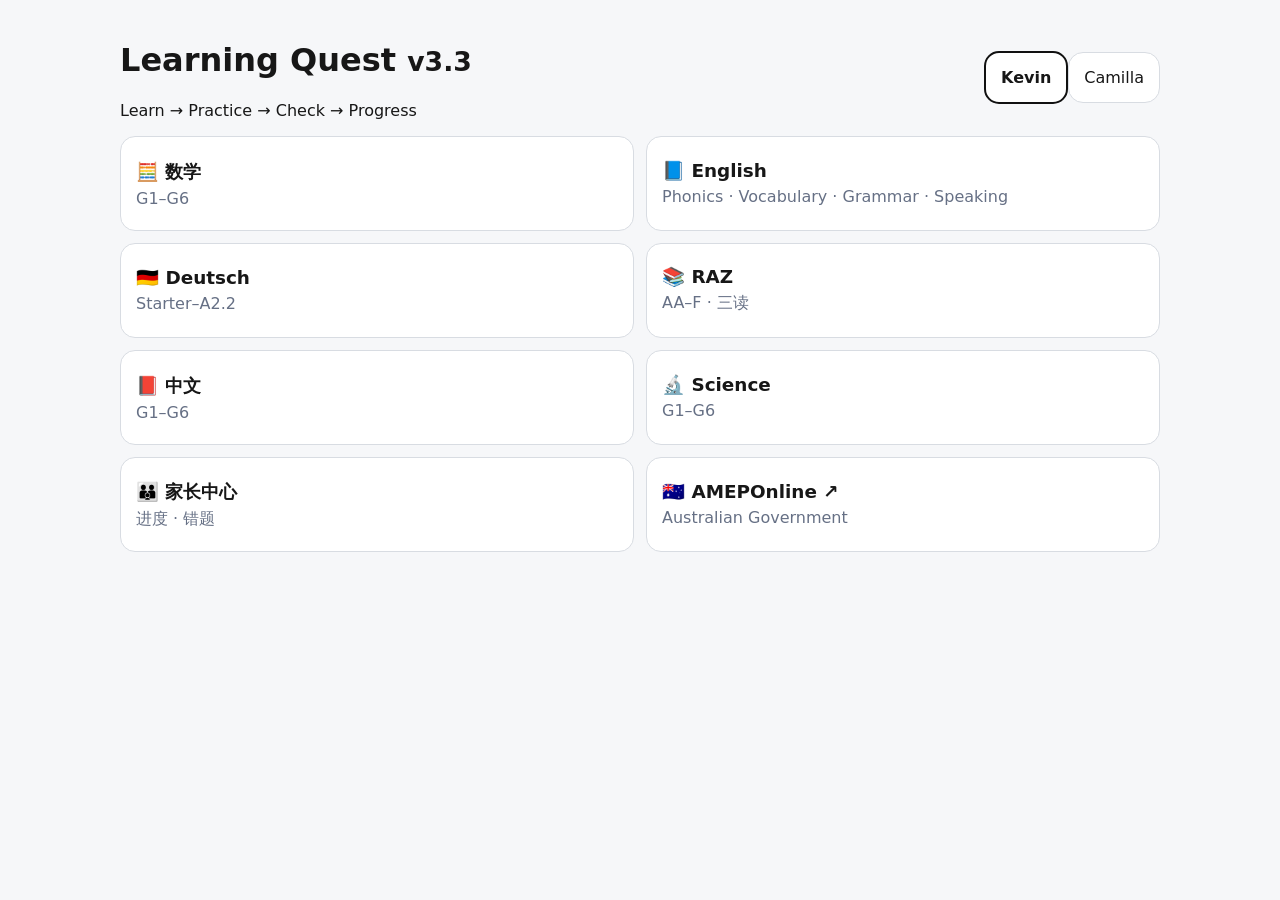
<file: index.html>
<!doctype html><html lang="zh"><head><meta charset="utf-8"><meta name="viewport" content="width=device-width,initial-scale=1"><title>Learning Quest v3.3</title><link rel="stylesheet" href="styles.css"></head><body><main id="app"></main><script src="content.js"></script><script src="app.js"></script></body></html>
</file>
<file: styles.css>
*{box-sizing:border-box}body{font-family:system-ui,-apple-system,"Noto Sans",sans-serif;max-width:1080px;margin:auto;padding:20px;background:#f6f7f9;color:#171717}header,nav{display:flex;justify-content:space-between;align-items:center;gap:12px}.cards{display:grid;grid-template-columns:repeat(2,1fr);gap:12px}.card,.list button,button,a.card,article,input{border:1px solid #d8dce2;border-radius:15px;background:#fff;padding:15px;font:inherit;color:inherit}.card{min-height:95px;display:flex;flex-direction:column;justify-content:center;text-align:left;text-decoration:none}.card b{font-size:1.15rem}.card span,.list span,.src{color:#667085;margin-top:5px}.on,.primary{font-weight:800;border:2px solid #111}.list{display:grid;gap:9px}.list button{display:flex;flex-direction:column;text-align:left}.practice{max-width:650px;background:#fff;padding:20px;border-radius:18px}.question{font-size:2rem;font-weight:800;margin:25px 0}.qsmall{font-size:1.2rem;font-weight:750;margin:20px 0}.practice input{width:100%;font-size:1.4rem;margin-bottom:10px}.primary,.option{width:100%;margin:6px 0;text-align:left}.primary{text-align:center}.good{color:#087b38}.bad{color:#b42318}.meter{height:10px;background:#ddd;border-radius:8px;overflow:hidden}.meter i{display:block;height:100%;background:#111}.reads,.stats{display:grid;grid-template-columns:repeat(3,1fr);gap:10px}.done{border:2px solid #087b38;font-weight:800}.stats article{display:flex;flex-direction:column}.stats b{font-size:2rem}@media(max-width:700px){body{padding:12px}.cards,.reads,.stats{grid-template-columns:1fr}header{flex-direction:column;align-items:flex-start}.question{font-size:1.6rem}button{min-height:48px}}
</file>
